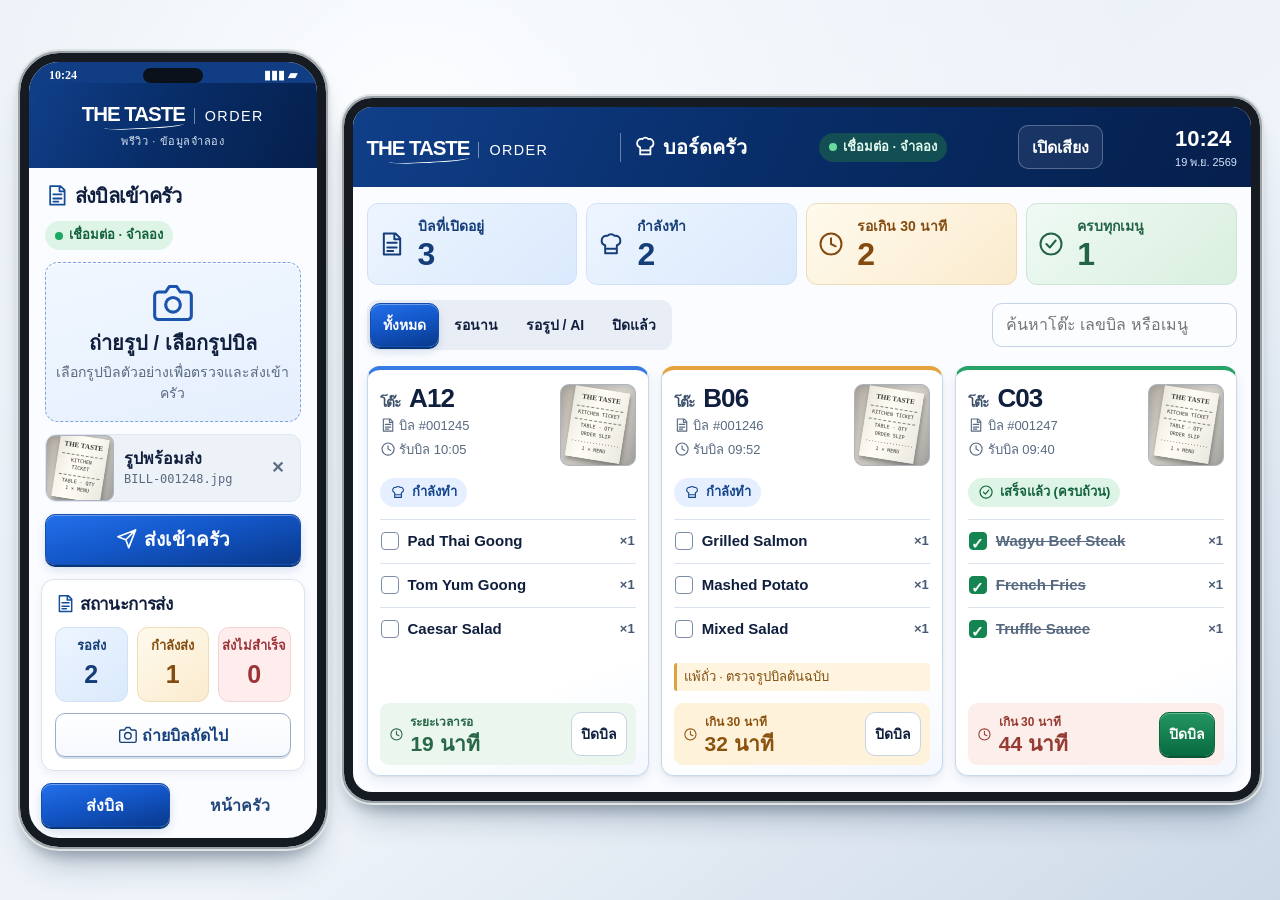
<file: preview.html>
<!doctype html>
<html lang="th">
<head>
<meta charset="utf-8">
<meta name="viewport" content="width=device-width, initial-scale=1">
<title>The Taste | Order</title>
<style>
:root {
  color-scheme:light;
  --ink:#101f3e; --muted:#596a81; --line:#dbe3ee; --blue:#104ab8;
  --navy:linear-gradient(115deg,#103f89 0%,#082d68 47%,#061f4c);
  --primary:linear-gradient(167deg,#2370eb 0%,#1356c7 47%,#09398c 100%);
  --green:#126a47; --amber:#92520c;
  font:16px/1.45 "Segoe UI","Leelawadee UI",Tahoma,sans-serif;
}
*{box-sizing:border-box}
body{margin:0;color:var(--ink);background:#edf2f8}
button,input{font:inherit;color:inherit}
button{cursor:pointer;border:1px solid transparent;border-radius:10px;background:#fff;padding:9px 13px;font-weight:650;min-height:44px;transition:box-shadow .15s,transform .15s}
button:disabled{cursor:default;opacity:.55}
button:focus-visible,input:focus-visible{outline:3px solid #478dff;outline-offset:3px}
button:active:not(:disabled){transform:translateY(2px)}
[hidden]{display:none!important}
h1,h2,p{margin:0} small,.meta{color:var(--muted)}.icon{width:1.24em;height:1.24em;vertical-align:-.23em;fill:none;stroke:currentColor;stroke-width:1.7;stroke-linecap:round;stroke-linejoin:round}
.bar,.device-brand{background:var(--navy);color:#fff}.bar-inner{max-width:1450px;margin:auto;display:flex;align-items:center;gap:20px;padding:12px 20px;flex-wrap:wrap}.brand,.wordmark{font-family:"Segoe UI",sans-serif;font-weight:650;letter-spacing:-.05em;font-size:22px}.brand span,.wordmark em{font-style:normal;font-size:.7em;font-weight:400;letter-spacing:.1em;margin-left:9px;padding-left:10px;border-left:1px solid #ffffff70}
.brand small,.wordmark small{display:block;color:#d2dff1;font:11px "Segoe UI",sans-serif;letter-spacing:.055em;margin-top:4px}
.header-tools,.nav,.mock-nav,.heading,.ticket-head,.tools,.footer,.dialog-actions,.preview-row{display:flex;align-items:center;justify-content:space-between;gap:10px}
.header-tools{margin-left:auto}.header-tools button,.device-brand button,.nav button{color:white;background:#ffffff12;border-color:#ffffff45}.clock,.device-clock{font-weight:700;font-size:22px;font-variant-numeric:tabular-nums}.clock small,.device-clock small{display:block;color:#d5e4fc;font-size:11px;font-weight:500}
.nav [aria-pressed=true],.mock-nav button:first-child,.primary,.filters [aria-pressed=true]{background:var(--primary);color:white;border-color:#164caa;box-shadow:inset 0 1px 0 #ffffff57,0 2px 0 #063779,0 5px 10px #123e8225}
.device-brand,.mock-nav,.phone-status{display:none}
main{margin:auto;max-width:1520px;padding:22px}
.host{max-width:450px;margin:auto;background:#f8fafd;border:1px solid var(--line);border-radius:20px;overflow:hidden}
.panel{padding:14px 16px}.heading{padding-bottom:12px}.heading h1,.queue-summary h2{font-size:20px;letter-spacing:-.035em}.heading h1 .icon,.queue-summary h2 .icon{color:#144d99}
.pill{display:inline-flex;align-items:center;gap:6px;padding:5px 10px;border-radius:99px;background:#e5efff;color:#15458c;font-size:13px;font-weight:700;white-space:nowrap}.pill.good{background:#def4e7;color:#12623c}.dot{width:8px;height:8px;border-radius:100%;background:#1da765}
.capture{width:100%;display:grid;justify-items:center;gap:4px;padding:18px 8px;background:linear-gradient(165deg,#f1f7ff,#e5effd);border:1.5px dashed #7aa3df;border-radius:13px;box-shadow:inset 0 1px 1px #fff}
.capture .icon{width:44px;height:44px;color:#1b54ad}.capture strong{font-size:20px}.capture small{font-weight:500;font-size:14px}
.preview-row{justify-content:flex-start;background:#edf2f8;border:1px solid #dee7f1;border-radius:11px;overflow:hidden;margin:12px 0}
.preview-row>div{flex:1;min-width:0}.preview-row small{display:block;font:12px/1.6 Consolas,monospace;overflow-wrap:anywhere}.remove{background:transparent;color:#5b6c86;padding:5px;min-width:44px}.send,.next{width:100%}.send{font-size:19px;padding:11px}.feedback{margin-top:10px;color:var(--green);font-size:14px}
.queue-summary{background:white;margin:0 12px 12px;padding:13px;border:1px solid var(--line);border-radius:13px;box-shadow:0 3px 8px #1e365510}
.queue-summary h2{font-size:17px;margin-bottom:9px}.queue-stats,.metrics,.board{display:grid;gap:9px}.queue-stats{grid-template-columns:repeat(3,minmax(0,1fr))}.stat{border-radius:11px;background:linear-gradient(140deg,#edf5ff,#dae9fc);color:#153e79;border:1px solid #d1e2f8}.stat.amber{background:linear-gradient(140deg,#fffaed,#faebce);border-color:#eedcb5;color:#844b10}.stat.red{background:#ffeded;color:#9c3337;border-color:#f1d4d4}.stat.green{background:linear-gradient(140deg,#effaf4,#d9efdf);color:#256346;border-color:#cee5d6}
.queue-stats .stat{padding:9px 3px;text-align:center;font-size:13px;font-weight:600}.queue-stats b{display:block;font-size:25px}.next{margin-top:11px;border-color:#9aaecc;background:linear-gradient(#fff,#f5f8fd);color:#17427f;box-shadow:inset 0 1px white,0 2px 0 #d4dfe9}
.metrics{grid-template-columns:repeat(4,minmax(0,1fr));margin-bottom:15px}.metrics .stat{display:flex;align-items:center;gap:12px;padding:13px 15px;font-size:14px;font-weight:650}.metrics .icon{width:28px;height:28px;flex:none}.metrics b{display:block;font:700 32px/1.1 "Segoe UI",sans-serif}
.tools{margin:12px 0 16px;flex-wrap:wrap}.filters{display:flex;flex-wrap:wrap;background:#e9eef6;padding:3px;gap:2px;border-radius:11px}.filters button{background:transparent;font-size:14px;padding:6px 12px}.filters [aria-pressed=true]{background:var(--primary)}
.search{width:min(100%,245px);padding:9px 13px;border-radius:10px;border:1px solid #c3d2e5;min-height:44px;background:#fbfdff}
.board{grid-template-columns:repeat(3,minmax(0,1fr));gap:12px;align-items:stretch}.ticket{display:flex;flex-direction:column;gap:12px;padding:14px 12px 10px;min-width:0;border:1px solid #c9d9ec;border-top:4px solid #397be4;border-radius:13px;background:linear-gradient(160deg,white 75%,#f4f8ff);box-shadow:0 5px 12px #17345816,0 1px 2px #17345812}.ticket.late{border-top-color:#e4a33f}.ticket.ready{border-top-color:#28a368}
.ticket-head{align-items:flex-start}.ticket-head h2{font:700 clamp(26px,2vw,37px)/1.1 "Segoe UI","Leelawadee UI",sans-serif;letter-spacing:-.035em}.ticket-head h2 small{font-size:.53em;color:#3c506b;margin-right:3px}.meta{font-size:13px;margin-top:5px}
.receipt{display:grid;place-items:center;overflow:hidden;position:relative;width:76px;height:82px;flex:none;padding:0;border:1px solid #aeb4be;border-radius:9px;background:linear-gradient(132deg,#b1aaa0,#d8d4cc 44%,#a5a39f);box-shadow:inset 1px 2px 6px #17223922}
.stub{display:block;background:linear-gradient(105deg,#eae8de,#fffdf5 42%,#eae8df);color:#383834;width:74%;padding:6px 4px;box-shadow:1px 3px 4px #181a1c60;transform:rotate(9deg);font:700 7px/1.4 Georgia,serif;text-align:center}.stub i,.stub label{display:block;border-top:1px dashed #83847c;margin-top:3px;padding-top:2px;font:5px/1.5 Consolas,monospace;pointer-events:none}.stub i{white-space:pre-line}
.wordmark>span{position:relative}.wordmark>span:after{content:"";position:absolute;left:22%;right:0;bottom:-4px;height:5px;border-bottom:1.5px solid #f6fcff;border-radius:50%;transform:rotate(-3deg)}.preview-row .receipt{width:68px;height:66px;border-radius:8px}.dish{width:100%;display:grid;grid-template-columns:21px 1fr auto;align-items:center;gap:6px;text-align:left;border:0;border-top:1px solid var(--line);border-radius:0;background:transparent;font-size:15px;padding:7px 1px}.dish-name{line-height:1.25}.dish>span:last-child{color:#475a74;font-size:13px}.check{width:18px;height:18px;border:1.5px solid #7c8da7;border-radius:4px;text-align:center}.dish[aria-pressed=true] .check{background:#148550;color:white;border-color:#148550}.dish[aria-pressed=true] .dish-name{text-decoration:line-through;color:#576981}.dish:disabled{opacity:1}
.notice{border-left:3px solid #dea341;background:#fff4df;color:#82500c;padding:5px 7px;font-size:13px;border-radius:3px}.footer{margin-top:auto;background:#eaf6ee;border-radius:9px;padding:9px;flex-wrap:wrap;gap:4px}.late .footer{background:#fff2db}.ready.late .footer{background:#fceeea}.timer{display:flex;align-items:center;gap:7px;color:#286747;font-size:12px;font-weight:650}.timer strong{display:block;font-size:21px;line-height:1.1}.late .timer{color:#8a530f}.ready.late .timer{color:#963b32}.footer button{padding:6px 9px;border-color:#c6d4e3;font-size:14px}.close{background:linear-gradient(#249662,#086b41);border-color:#08683e!important;color:white;box-shadow:inset 0 1px #ffffff50,0 2px #0c5536}
dialog{width:min(90%,390px);border:1px solid var(--line);border-radius:16px;color:var(--ink);padding:20px;box-shadow:0 14px 60px #10264a55}dialog::backdrop{background:#0b203c88}dialog .receipt{width:158px;height:180px;margin:15px auto}dialog .stub{font-size:16px}dialog .stub i,dialog .stub label{font-size:10px}.dialog-actions{justify-content:flex-end;margin-top:14px}.dialog-actions button{border-color:var(--line)}
@media(min-width:1200px){
 body{min-height:100vh;display:grid;align-content:center;background:radial-gradient(ellipse at 32% 13%,#fbfdff,transparent 60%),linear-gradient(145deg,#e3eaf3,#eff4fa 58%,#ccd9e7)}
 body>.bar{display:none}main{width:100%;max-width:1720px;display:grid;grid-template-columns:minmax(0,25fr) minmax(0,75fr);align-items:center;gap:18px;padding:28px 20px}
 #host,#kitchen{width:100%;max-width:none;overflow:hidden;background:#fafcff;border:9px solid #151b21;outline:2px solid #9ba3aa;box-shadow:0 0 0 4px #e0e4e5,0 9px 11px #10233730,0 25px 35px -16px #102b476b}
 #host{border-radius:39px}#kitchen{border-radius:28px;padding:0 14px 16px}
 .device-brand{display:flex;align-items:center;justify-content:space-between;gap:7px}.wordmark{white-space:nowrap;font-size:clamp(18px,1.6vw,27px)}
 #host .device-brand{justify-content:center;padding:16px 0 18px;text-align:center}
 .phone-status{display:flex;justify-content:space-between;align-items:center;padding:6px 20px 0;color:white;background:#103d84;font:bold 12px "Segoe UI";position:relative}.phone-status i{position:absolute;left:50%;transform:translateX(-50%);width:60px;height:15px;border-radius:15px;background:#0b111a}
 #kitchen .device-brand{margin:0 -14px 16px;padding:16px 14px}.device-brand>strong:nth-child(2){border-left:1px solid #ffffff60;padding-left:12px;font-size:clamp(17px,1.55vw,26px)}#kitchen>.heading{display:none}
 .device-brand>.good{background:#124e53;color:#e2faee}.device-brand>.good .dot{background:#69dc9d}
 .mock-nav{display:flex;margin:0 12px 11px;gap:6px}.mock-nav button{flex:1;background:transparent;color:#22467c}.mock-nav button:first-child{background:var(--primary);color:white}
 #host .heading{flex-wrap:wrap}.metrics .stat{padding:12px 10px}
}
@media(min-width:1500px){.panel{padding:18px}.capture{padding:24px 10px}.ticket{padding:18px 16px 12px}.receipt{width:90px;height:94px}.dish{min-height:49px}.metrics .stat{padding:16px;font-size:17px}.ticket-head h2{font-size:36px}.ticket .meta{font-size:15px}.dish{font-size:17px}.timer strong{font-size:26px}.ticket .pill{font-size:15px}.queue-summary h2{font-size:19px}.device-brand>strong:nth-child(2){font-size:27px}.board{gap:14px}}
@media(max-width:999px){.board{grid-template-columns:repeat(2,minmax(0,1fr))}}
@media(max-width:650px){main{padding:12px 10px 90px}.host{border-radius:15px}.bar-inner{gap:8px;padding:10px 15px}.nav{position:fixed;z-index:4;inset:auto 0 0;background:#f8fbff;padding:7px 12px max(8px,env(safe-area-inset-bottom));border-top:1px solid var(--line);box-shadow:0 -3px 12px #18365312}.nav button{flex:1;color:#22467c}.nav [aria-pressed=true]{color:white}.header-tools{width:100%}.board{grid-template-columns:1fr}.metrics{grid-template-columns:repeat(2,minmax(0,1fr))}.metrics .stat{padding:10px}.search{width:100%}.filters{width:100%}.filters button{flex:1;padding-inline:4px}.heading{flex-wrap:wrap}.heading h1{font-size:20px}.ticket{padding:15px}}
@media(hover:hover){button:not(:disabled):hover{filter:brightness(.97)}.primary:not(:disabled):hover,.close:hover{filter:brightness(1.08)}}
@media(prefers-reduced-motion:reduce){button{transition:none}button:active:not(:disabled){transform:none}}
</style>
</head>
<body>
<svg width="0" height="0" style="position:absolute" aria-hidden="true" xmlns="http://www.w3.org/2000/svg">
<symbol id="camera" viewBox="0 0 24 24"><path d="M4 6h4l2-3h4l2 3h4a2 2 0 0 1 2 2v11a2 2 0 0 1-2 2H4a2 2 0 0 1-2-2V8a2 2 0 0 1 2-2Z"/><circle cx="12" cy="13" r="4"/></symbol>
<symbol id="bill" viewBox="0 0 24 24"><path d="M5 3h10l4 4v14H5zM14 3v5h5M8 11h8M8 15h8M8 18h5"/></symbol>
<symbol id="clock-icon" viewBox="0 0 24 24"><circle cx="12" cy="12" r="9"/><path d="M12 7v5l4 2"/></symbol>
<symbol id="check-icon" viewBox="0 0 24 24"><circle cx="12" cy="12" r="9"/><path d="m8 12 3 3 5-6"/></symbol>
<symbol id="chef" viewBox="0 0 24 24"><path d="M7 20v-7a4 4 0 0 1-3-4 4 4 0 0 1 5-4 4 4 0 0 1 6 0 4 4 0 0 1 5 4 4 4 0 0 1-3 4v7zm0-4h10"/></symbol>
<symbol id="send-icon" viewBox="0 0 24 24"><path d="m3 10 18-7-7 18-3-8-8-3Zm8 3L21 3"/></symbol>
</svg>
<header class="bar"><div class="bar-inner">
<strong class="brand">THE TASTE<span>ORDER</span><small>พรีวิว · ข้อมูลจำลอง</small></strong>
<nav class="nav" aria-label="หน้าหลัก"><button data-view="host" aria-pressed="true">ส่งบิล</button><button data-view="kitchen" aria-pressed="false">บอร์ดครัว</button></nav>
<div class="header-tools" id="kitchenTools" hidden><span class="pill good"><i class="dot"></i> เชื่อมต่อ · จำลอง</span><button id="sound" aria-pressed="false">เปิดเสียง</button><span class="clock">10:24<small>เวลาในตัวอย่าง</small></span></div>
</div></header>
<main>
<section id="host" class="host"><div class="phone-status" aria-hidden="true"><span>10:24</span><i></i><span>▮▮▮ ▰</span></div><div class="device-brand"><strong class="wordmark"><span>THE TASTE</span><em>ORDER</em><small>พรีวิว · ข้อมูลจำลอง</small></strong></div>
  <section class="panel">
    <div class="heading"><h1><svg class="icon" aria-hidden="true"><use href="#bill"/></svg> ส่งบิลเข้าครัว</h1><span class="pill good"><i class="dot"></i> เชื่อมต่อ · จำลอง</span></div>
    <button class="capture" id="capture"><svg class="icon" aria-hidden="true"><use href="#camera"/></svg><strong>ถ่ายรูป / เลือกรูปบิล</strong><small>เลือกรูปบิลตัวอย่างเพื่อตรวจและส่งเข้าครัว</small></button>
    <div class="row preview-row" id="selection"><span class="receipt" aria-hidden="true"><span class="stub">THE TASTE<label>KITCHEN TICKET</label><i>TABLE · QTY<br>1 × MENU</i></span></span><div><strong>รูปพร้อมส่ง</strong><small id="filename">BILL-001248.jpg</small></div><button class="remove" id="remove" aria-label="ลบรูปที่เลือก">✕</button></div>
    <button class="primary send" id="send"><svg class="icon" aria-hidden="true"><use href="#send-icon"/></svg> ส่งเข้าครัว</button>
    <p class="feedback" id="feedback" role="status" hidden></p>
  </section>
  <section class="panel queue-summary">
    <h2><svg class="icon" aria-hidden="true"><use href="#bill"/></svg> สถานะการส่ง</h2>
    <div class="queue-stats" aria-live="polite"><div class="stat">รอส่ง<b id="queued">2</b></div><div class="stat amber">กำลังส่ง<b>1</b></div><div class="stat red">ส่งไม่สำเร็จ<b>0</b></div></div>
    <button class="next" id="next"><svg class="icon" aria-hidden="true"><use href="#camera"/></svg> ถ่ายบิลถัดไป</button>
  </section>
<div class="mock-nav" aria-label="ทางลัดในพรีวิว"><button id="wideCapture">ส่งบิล</button><button id="wideKitchen">หน้าครัว</button></div></section>
<section id="kitchen" hidden aria-label="บอร์ดครัว"><div class="device-brand"><strong class="wordmark"><span>THE TASTE</span><em>ORDER</em></strong><strong><svg class="icon" aria-hidden="true"><use href="#chef"/></svg> บอร์ดครัว</strong><span class="pill good"><i class="dot"></i> เชื่อมต่อ · จำลอง</span><button id="wideSound" aria-pressed="false">เปิดเสียง</button><span class="device-clock">10:24<small>19 พ.ย. 2569</small></span></div>
  <div class="heading"><h1 id="kitchen-title"><svg class="icon" aria-hidden="true"><use href="#chef"/></svg> บอร์ดครัว</h1><small>เรียงตามโต๊ะ</small></div>
  <section class="metrics" aria-label="ภาพรวมครัว" id="metrics"></section>
  <div class="tools">
    <div class="filters" aria-label="ตัวกรองบิล"><button data-filter="all" aria-pressed="true">ทั้งหมด</button><button data-filter="late" aria-pressed="false">รอนาน</button><button data-filter="waiting" aria-pressed="false">รอรูป / AI</button><button data-filter="closed" aria-pressed="false">ปิดแล้ว</button></div>
    <input class="search" type="search" id="search" aria-label="ค้นหาโต๊ะ เลขบิล หรือเมนู" placeholder="ค้นหาโต๊ะ เลขบิล หรือเมนู">
  </div>
  <div class="board" id="board"></div>
</section>
</main>
<dialog id="dialog" aria-labelledby="dialogTitle"><h2 id="dialogTitle"></h2><p id="dialogText"></p><div id="dialogReceipt"></div><form method="dialog" class="dialog-actions"><button value="cancel">ปิด</button><button id="confirm" class="close" value="confirm">ยืนยันปิดบิล</button></form></dialog>
<script>
const get = id => document.getElementById(id);
const icon = id => '<svg class="icon" aria-hidden="true"><use href="#'+id+'"/></svg>';
const stub = '<span class="stub" aria-hidden="true">THE TASTE<label>KITCHEN TICKET</label><i>TABLE  ·  QTY<br>ORDER SLIP<br>................<br>1  ×  MENU</i></span>';
const orders = [
  {table:'C03',bill:'001247',age:44,time:'09:40',dishes:[['Wagyu Beef Steak',1,true],['French Fries',1,true],['Truffle Sauce',1,true]]},
  {table:'B06',bill:'001246',age:32,time:'09:52',dishes:[['Grilled Salmon',1,false],['Mashed Potato',1,false],['Mixed Salad',1,false]],allergy:'แพ้ถั่ว · ตรวจรูปบิลต้นฉบับ'},
  {table:'A12',bill:'001245',age:19,time:'10:05',dishes:[['Pad Thai Goong',1,false],['Tom Yum Goong',1,false],['Caesar Salad',1,false]]},

  {table:'T04',bill:'001243',age:22,time:'09:15',dishes:[['ข้าวผัด',1,true]],closed:true}
];
let filter='all', selected=true, sent=0, toClose=null;
const ready = order => order.dishes.length>0 && order.dishes.every(dish=>dish[2]);
const overdue = order => !order.closed && order.age>30;
function showSelection(value){
  selected=value;
  get('selection').hidden=!selected;
  get('send').disabled=!selected;
  get('filename').textContent='BILL-'+String(1248+sent).padStart(6,'0')+'.jpg';
}
const wideLayout=matchMedia('(min-width: 1200px)');
let currentView=matchMedia('(min-width: 700px) and (max-width: 1199px)').matches?'kitchen':'host';
function showViews(){
  for(const tab of document.querySelectorAll('[data-view]')) tab.setAttribute('aria-pressed',tab.dataset.view===currentView);
  get('host').hidden=!wideLayout.matches&&currentView!=='host';
  get('kitchen').hidden=!wideLayout.matches&&currentView!=='kitchen';
  get('kitchenTools').hidden=currentView!=='kitchen';
}
wideLayout.addEventListener('change',showViews);
document.querySelectorAll('[data-view]').forEach(button=>button.onclick=()=>{
  currentView=button.dataset.view;
  for(const tab of document.querySelectorAll('[data-view]')) tab.setAttribute('aria-pressed',tab===button);
  showViews();
});
get('wideCapture').onclick=()=>get('capture').focus();
get('wideKitchen').onclick=()=>get('search').focus();
showViews();
get('capture').onclick=get('next').onclick=()=>{
  showSelection(true);
  get('feedback').hidden=true;
  get('send').focus();
};
get('remove').onclick=()=>{showSelection(false);get('capture').focus();};
get('send').onclick=()=>{
  if(!selected)return;
  const bill=String(1248+sent).padStart(6,'0');
  sent++;
  get('queued').textContent=2+sent;
  get('feedback').textContent='เพิ่มบิล #'+bill+' เข้าคิวจำลองแล้ว';
  get('feedback').hidden=false;
  showSelection(false);
  get('next').focus();
};
get('sound').onclick=get('wideSound').onclick=()=>{
  const enabled=get('sound').getAttribute('aria-pressed')==='false';
  get('sound').setAttribute('aria-pressed',enabled);
  get('sound').textContent=enabled?'ปิดเสียง':'เปิดเสียง';
  get('wideSound').setAttribute('aria-pressed',enabled);
  get('wideSound').textContent=get('sound').textContent;
};
document.querySelectorAll('[data-filter]').forEach(button=>button.onclick=()=>{
  filter=button.dataset.filter;
  for(const option of document.querySelectorAll('[data-filter]')) option.setAttribute('aria-pressed',option===button);
  render();
});
get('search').oninput=render;
function render(){
  const active=orders.filter(order=>!order.closed);
  const late=active.filter(overdue);
  const waiting=active.filter(order=>order.waiting);
  const metrics=[['bill','บิลที่เปิดอยู่',active.length,''],['chef','กำลังทำ',active.filter(order=>!order.waiting&&!ready(order)).length,''],['clock-icon','รอเกิน 30 นาที',late.length,'amber'],['check-icon','ครบทุกเมนู',active.filter(ready).length,'green']];
  get('metrics').innerHTML=metrics.map(([symbol,label,count,tone])=>'<div class="stat '+tone+'">'+icon(symbol)+'<span>'+label+'<b>'+count+'</b></span></div>').join('');
  const list={all:active,late,waiting,closed:orders.filter(order=>order.closed)}[filter];
  const query=get('search').value.trim().toLowerCase().replace(/^#/,'');
  const filtered=[...list].sort((first,second)=>first.table.localeCompare(second.table)).filter(order=>[order.table,order.bill,...order.dishes.map(dish=>dish[0])].some(value=>value.toLowerCase().includes(query)));
  get('board').innerHTML=filtered.map(order=>{
    const index=orders.indexOf(order);
    const status=order.closed?'ปิดแล้ว':order.waiting?'AI กำลังอ่าน':ready(order)?'เสร็จแล้ว (ครบถ้วน)':'กำลังทำ';
    const dishes=order.dishes.map(([name,quantity,done],item)=>'<button class="dish" data-order="'+index+'" data-item="'+item+'" aria-pressed="'+done+'" '+(order.closed?'disabled':'')+'><span class="check" aria-hidden="true">'+(done?'✓':'')+'</span><span class="dish-name">'+name+'</span><span>×'+quantity+'</span></button>').join('');
    return '<article class="ticket '+(overdue(order)?'late ':'')+(ready(order)?'ready':'')+'"><div class="ticket-head"><div><h2><small>โต๊ะ</small> '+order.table+'</h2><p class="meta">'+icon('bill')+' บิล #'+order.bill+'</p><p class="meta">'+icon('clock-icon')+' รับบิล '+order.time+'</p></div><button class="receipt" data-picture="'+index+'" aria-label="ดูรูปบิล '+order.bill+'">'+stub+'</button></div>'
      +'<div><span class="pill '+(ready(order)?'good':'')+'">'+icon(ready(order)?'check-icon':'chef')+' '+status+'</span></div>'
      +'<div>'+dishes+(order.waiting?'<p class="notice">รอรายการอาหารจากรูปบิล</p>':'')+'</div>'
      +(order.allergy?'<p class="notice">'+order.allergy+'</p>':'')
      +'<div class="footer"><div class="timer">'+icon('clock-icon')+'<span>'+(overdue(order)?'เกิน 30 นาที':'ระยะเวลารอ')+'<strong>'+order.age+' นาที</strong></span></div>'
      +(order.closed?'':'<button class="'+(ready(order)?'close':'')+'" data-close="'+index+'">ปิดบิล</button>')+'</div></article>';
  }).join('')||'<p class="empty" role="status">ไม่พบบิล</p>';
}
get('board').onclick=event=>{
  const button=event.target.closest('button');
  if(!button)return;
  if(button.dataset.item!==undefined){
    const {order,item}=button.dataset;
    orders[order].dishes[item][2]=!orders[order].dishes[item][2];
    render();
    get('board').querySelector('[data-order="'+order+'"][data-item="'+item+'"]').focus();
    return;
  }
  const closing=button.dataset.close!==undefined;
  toClose=closing?Number(button.dataset.close):null;
  const order=orders[closing?toClose:Number(button.dataset.picture)];
  get('dialogTitle').textContent=closing?'ปิดบิล #'+order.bill+' หรือไม่':'รูปบิลตัวอย่าง';
  get('dialogText').textContent=closing?(ready(order)?'ทำครบทุกเมนูแล้ว':'บิลนี้ยังมีรายการที่ต้องตรวจสอบ'):'โต๊ะ '+order.table+' · บิล #'+order.bill;
  get('dialogReceipt').innerHTML=closing?'':'<div class="receipt">'+stub+'</div>';
  get('confirm').hidden=!closing;
  get('dialog').returnValue='';
  get('dialog').showModal();
};
get('dialog').onclose=()=>{
  if(get('dialog').returnValue==='confirm'&&toClose!==null){
    orders[toClose].closed=true;
    render();
    document.querySelector('[data-filter][aria-pressed=true]').focus();
  }
};
showSelection(true);
render();
</script>
</body>
</html>
</file>
